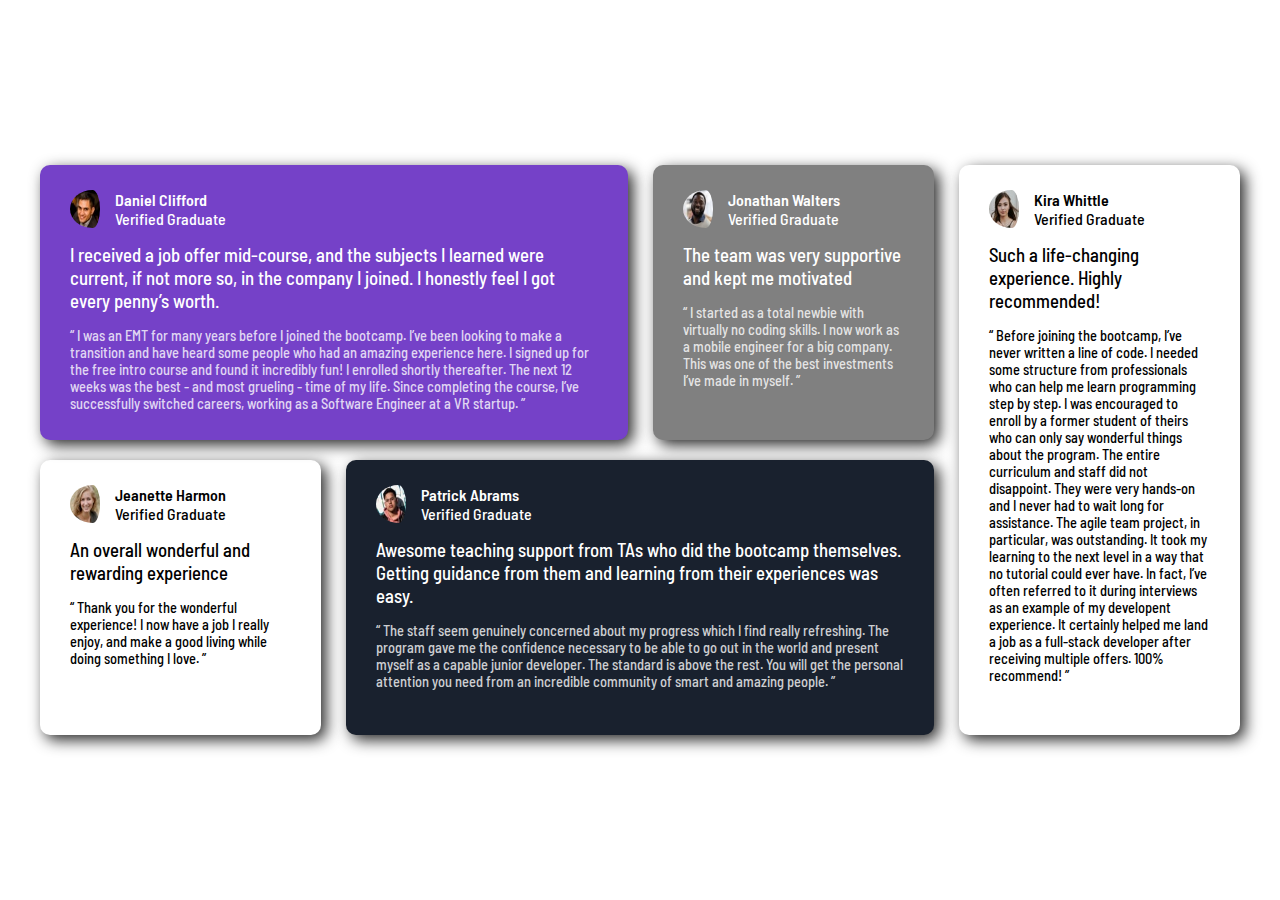
<file: index.html>
<!DOCTYPE html>
<html lang="en">
<head>
  <meta charset="UTF-8">
  <meta name="viewport" content="width=device-width, initial-scale=1.0">
  <link rel="stylesheet" href="style/style.css">
  <link rel="icon" type="image/png" sizes="32x32" href="./images/favicon-32x32.png">
  <title>Frontend Mentor | [Challenge Name Here]</title>
</head>
<body>
  <main>
    <div id="card1" class="card">
      <div class="profile">
        <img src="images/image-daniel.jpg" alt="">
        <div class="person">
          <p>Daniel Clifford</p>
          <span>Verified Graduate</span>
        </div>
      </div>
      <div class="comment">
        <h3>
          I received a job offer mid-course, and the subjects I learned were current, if not more so,
          in the company I joined. I honestly feel I got every penny’s worth.
        </h3>
        <p>
          “ I was an EMT for many years before I joined the bootcamp. I’ve been looking to make a
          transition and have heard some people who had an amazing experience here. I signed up
          for the free intro course and found it incredibly fun! I enrolled shortly thereafter.
          The next 12 weeks was the best - and most grueling - time of my life. Since completing
          the course, I’ve successfully switched careers, working as a Software Engineer at a VR startup. ”
        </p>
      </div>
    </div>
    <div id="card2" class="card">
      <div class="profile">
        <img src="images/image-jonathan.jpg" alt="">
        <div class="person">
          <p>Jonathan Walters</p>
          <span>Verified Graduate</span>
        </div>
      </div>
      <div class="comment">
        <h3>The team was very supportive and kept me motivated</h3>
        <p>
          “ I started as a total newbie with virtually no coding skills. I now work as a mobile engineer
          for a big company. This was one of the best investments I’ve made in myself. ”
        </p>
      </div>
    </div>
    <div id="card3" class="card">
      <div class="profile">
        <img src="images/image-jeanette.jpg" alt="">
        <div class="person">
          <p>Jeanette Harmon</p>
          <span>Verified Graduate</span>
        </div>
      </div>
      <div class="comment">
        <h3>An overall wonderful and rewarding experience</h3>
        <p>
          “ Thank you for the wonderful experience! I now have a job I really enjoy, and make a good living
          while doing something I love. ”
        </p>
      </div>
    </div>
    <div id="card4" class="card">
      <div class="profile">
        <img src="images/image-patrick.jpg" alt="">
        <div class="person">
          <p>Patrick Abrams</p>
          <span>Verified Graduate</span>
        </div>
      </div>
      <div class="comment">
        <h3>
          Awesome teaching support from TAs who did the bootcamp themselves. Getting guidance from them and
          learning from their experiences was easy.
        </h3>
        <p>
          “ The staff seem genuinely concerned about my progress which I find really refreshing. The program
          gave me the confidence necessary to be able to go out in the world and present myself as a capable
          junior developer. The standard is above the rest. You will get the personal attention you need from
          an incredible community of smart and amazing people. ”
        </p>
      </div>
    </div>
    <div id="card5" class="card">
      <div class="profile">
        <img src="images/image-kira.jpg" alt="">
        <div class="person">
          <p>Kira Whittle</p>
          <span>Verified Graduate</span>
        </div>
      </div>
      <div class="comment">
        <h3>Such a life-changing experience. Highly recommended!</h3>
        <p>
          “ Before joining the bootcamp, I’ve never written a line of code. I needed some structure from
          professionals who can help me learn programming step by step. I was encouraged to enroll by a former
          student of theirs who can only say wonderful things about the program. The entire curriculum and staff
          did not disappoint. They were very hands-on and I never had to wait long for assistance. The agile team
          project, in particular, was outstanding. It took my learning to the next level in a way that no tutorial
          could ever have. In fact, I’ve often referred to it during interviews as an example of my developent
          experience. It certainly helped me land a job as a full-stack developer after receiving multiple offers.
          100% recommend! ”
        </p>
      </div>
    </div>
    
  </main>
</body>
</html>
</file>
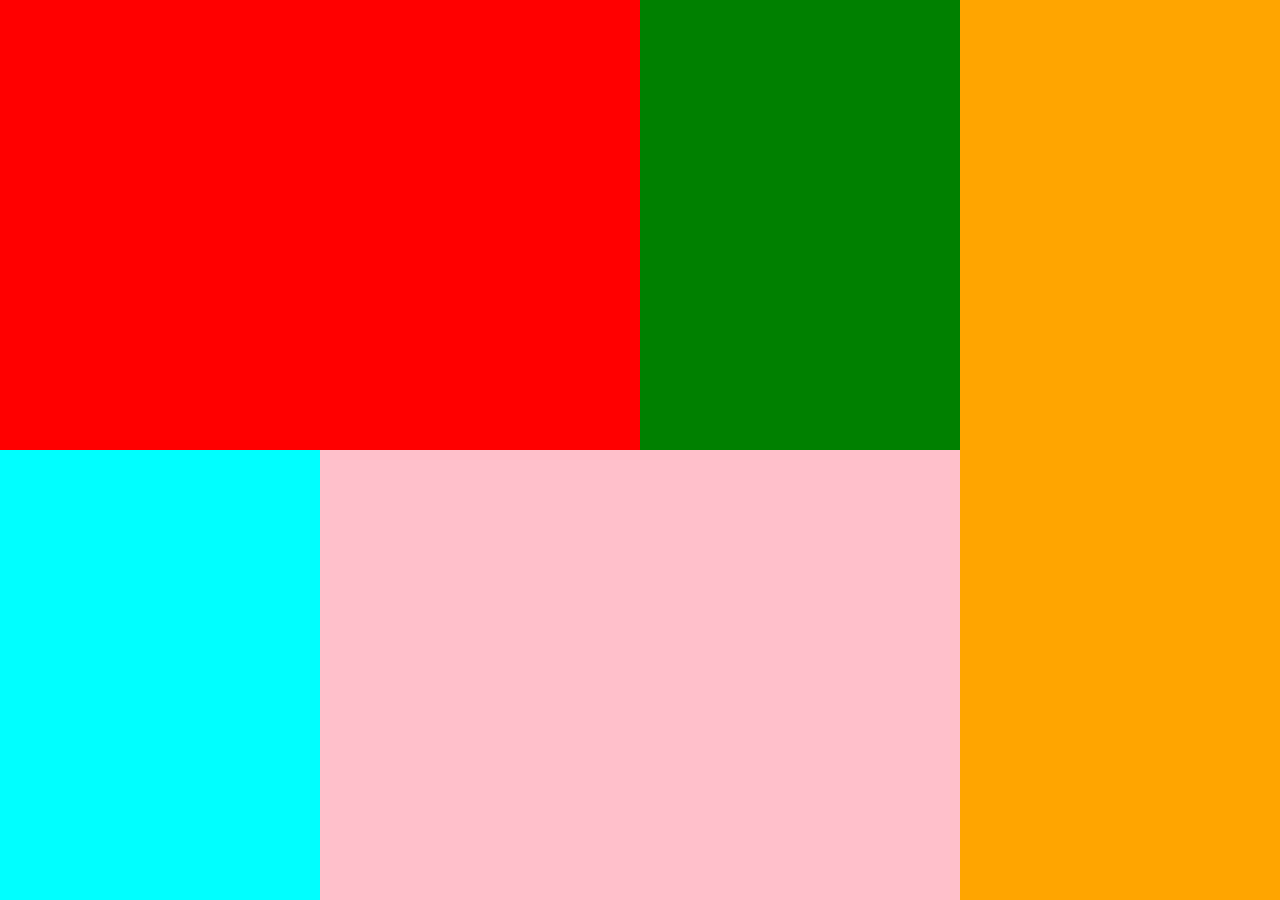
<file: test.html>
<!DOCTYPE html>
<html lang="en">
<head>
    <meta charset="UTF-8">
    <meta http-equiv="X-UA-Compatible" content="IE=edge">
    <meta name="viewport" content="width=device-width, initial-scale=1.0">
    <title>Document</title>
    <style>
        *{
            margin: 0;
            padding: 0;
            box-sizing: border-box;
            background-color: black;
        }
        header{
            background-color: red;
            grid-area: h;
            
        }
        main{
            background-color: green;
            grid-area: m;
        }
        aside{
            background-color: aqua;
            grid-area: a;
        }
        section{
            background-color: pink;
            grid-area: s;
        }
        footer{
            background-color: orange;
            grid-area: f;
        }
        .container{
            display: grid;
            grid-template-columns: 1fr 1fr 1fr 1fr;
            grid-template-rows: 50vh 50vh;     
            grid-template-areas: "h h m f" "a s s f";       
        }
        
    </style>
</head>
<body>
    <div class="container">
        <header></header>
        <main></main>
        <aside></aside>
        <section></section>
        <footer></footer>
    </div>
</body>
</html>
</file>
<file: style/style.css>
@charset "UTF-8";
@import url('https://fonts.googleapis.com/css2?family=Barlow+Semi+Condensed:wght@500;600&display=swap');
*{
    margin: 0;
    padding: 0;
    font-family: 'Barlow Semi Condensed', sans-serif;
    font-weight: 500;
}

:root{
    --moderate-violet: hsl(263, 55%, 52%);
    --grayish-blue: rgb(10, 10, 10);
    --blackish-blue: hsl(219, 29%, 14%);
    --light-gray: hsl(0, 0%, 81%);
    --grayish-blue: hsl(210, 46%, 95%);
}

body{
    width: 100%;
    height: 100vh;
    display: grid;
    align-items: center;
    justify-content: center;
}
main{
    display: grid;
    grid-template-columns: 1fr 1fr 1fr 1fr;
    grid-template-rows: 275px 275px;
    grid-template-areas: "c1 c1 c2 c5" "c3 c4 c4 c5";
    max-width: 1200px;
    grid-gap: 20px 25px;
    padding: 10px;
}
img{
    border-radius: 50%;
    width: 30px;
    padding: 0px 15px 0px 0px;
}
.card{
    box-shadow: 5px 5px 15px rgba(0, 0, 0, 0.842);
    border-radius: 10px;
    padding: 25px 30px;
}

#card1{
    grid-area: c1;
    background-color: var(--moderate-violet);
    color: white;
}
#card2{
    grid-area: c2;
    background-color: gray;
    color: white;
}
#card3{
    grid-area: c3;
}
#card4{
    grid-area: c4;
    background-color: var(--blackish-blue);
    color: rgb(255, 255, 255);
}
#card5{
    grid-area: c5; 
}
#card1 .comment p{
    color: rgba(255, 255, 255, 0.8);
}
#card2 .comment p{
    color: rgba(255, 255, 255, 0.8);
}
#card4 .comment p{
    color: rgba(255, 255, 255, 0.8);
}

.profile{
    display: flex;
    padding-bottom: 15px;
}
.profile p{
    font-weight: 600;
}
.comment p{
    font-size: 0.9rem;   
}
.comment h3{
    padding-bottom: 15px;
}

@media only screen and (max-width: 1125px){
    body{
        display: block;
    }
    main{
        display: grid;
        grid-template-columns: 1fr 1fr 1fr;
        grid-template-rows: 40% 30% 30%;
        grid-template-areas: "c1 c1 c2" "c3 c4 c4" "c5 c5 c5";
        max-width: 1200px;
        grid-gap: 20px 25px;
        padding: 15px;
    }
}
@media only screen and (max-width: 995px){
    main{
        grid-template-rows: 285px 280px 265px;
    }
}
@media only screen and (max-width: 904px){
    main{
        grid-template-rows: 295px 290px 265px;
    }
}
@media only screen and (max-width: 800px){
    main{
        display: grid;
        grid-template-columns: 1fr;
        grid-template-rows: 280px;
        grid-template-areas: "c1" "c2" "c3" "c4" "c5" ;
        max-width: 1000px;
        grid-gap: 20px 25px;
        padding: 15px;
    }
}
@media only screen and (max-width: 610px){
    main{
        grid-template-rows: 320px;
    }
}
@media only screen and (max-width: 474px){
    main{
        grid-template-rows: 365px;
    }
}
@media only screen and (max-width: 400px){
    main{
        grid-template-rows: 435px;
    }
}
</file>
